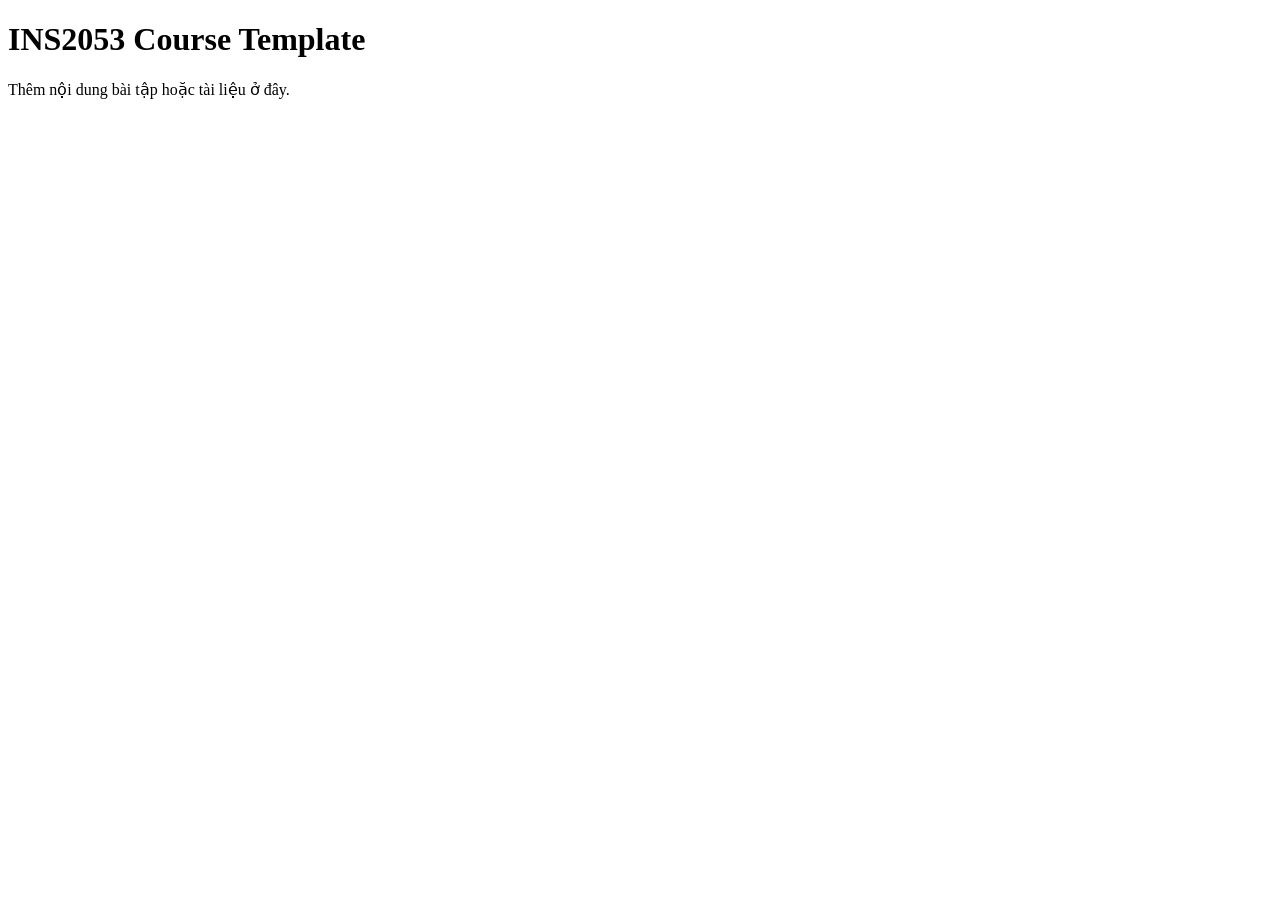
<file: templates/index.html>
<!doctype html>
<html lang="vi">
<head>
  <meta charset="utf-8">
  <meta name="viewport" content="width=device-width,initial-scale=1">
  <title>INS2053 - Template</title>
</head>
<body>
  <h1>INS2053 Course Template</h1>
  <p>Thêm nội dung bài tập hoặc tài liệu ở đây.</p>
</body>
</html>
</file>
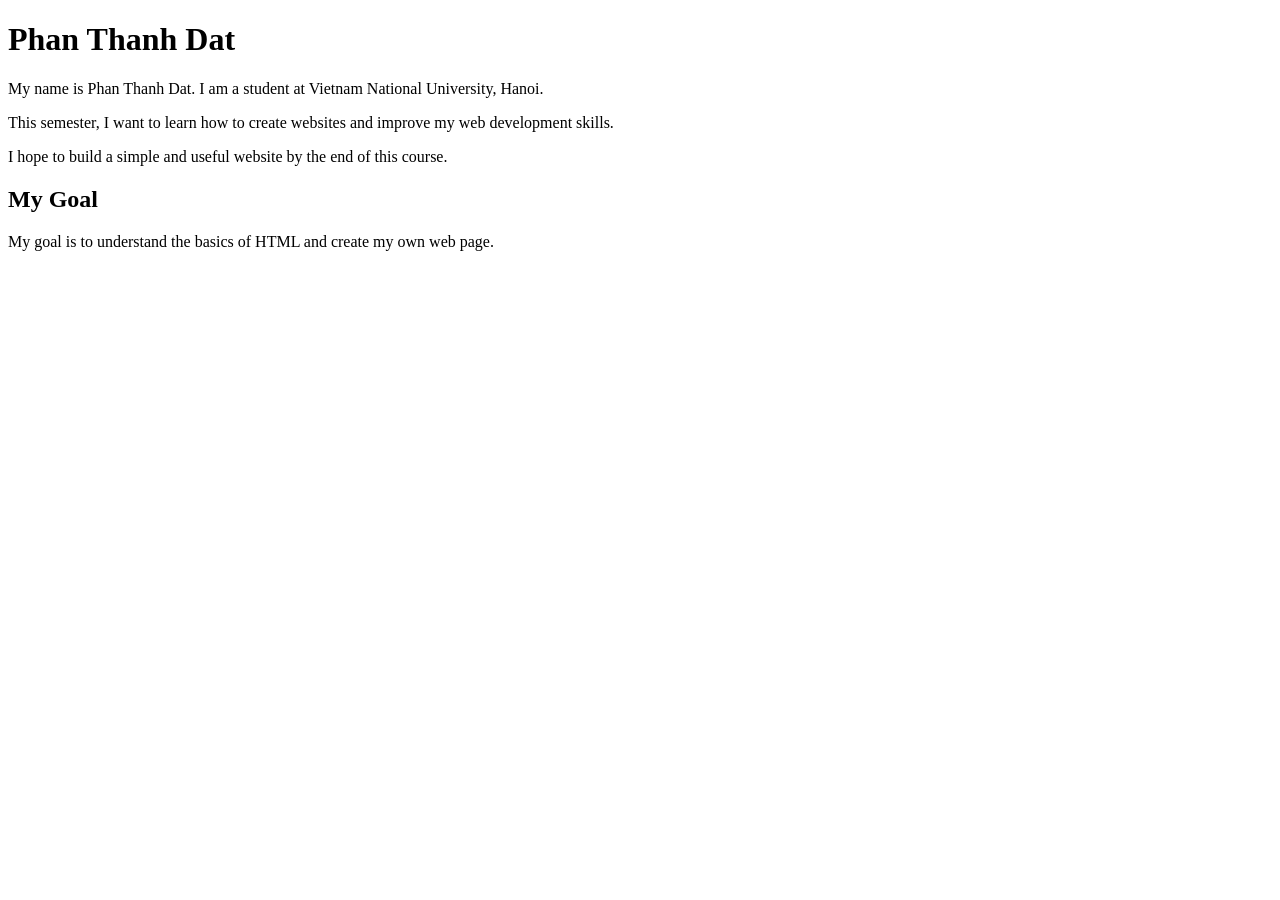
<file: homework/session-01/index.html>
<!DOCTYPE html>
<html lang="en">
<head>
    <meta charset="UTF-8">
    <meta name="viewport" content="width=device-width, initial-scale=1.0">
    <title>Phan Thanh Dat</title>
</head>
<body>

    <h1>Phan Thanh Dat</h1>

    <p>My name is Phan Thanh Dat. I am a student at Vietnam National University, Hanoi.</p>

    <p>This semester, I want to learn how to create websites and improve my web development skills.</p>

    <p>I hope to build a simple and useful website by the end of this course.</p>

    <h2>My Goal</h2>

    <p>My goal is to understand the basics of HTML and create my own web page.</p>

</body>
</html>
</file>
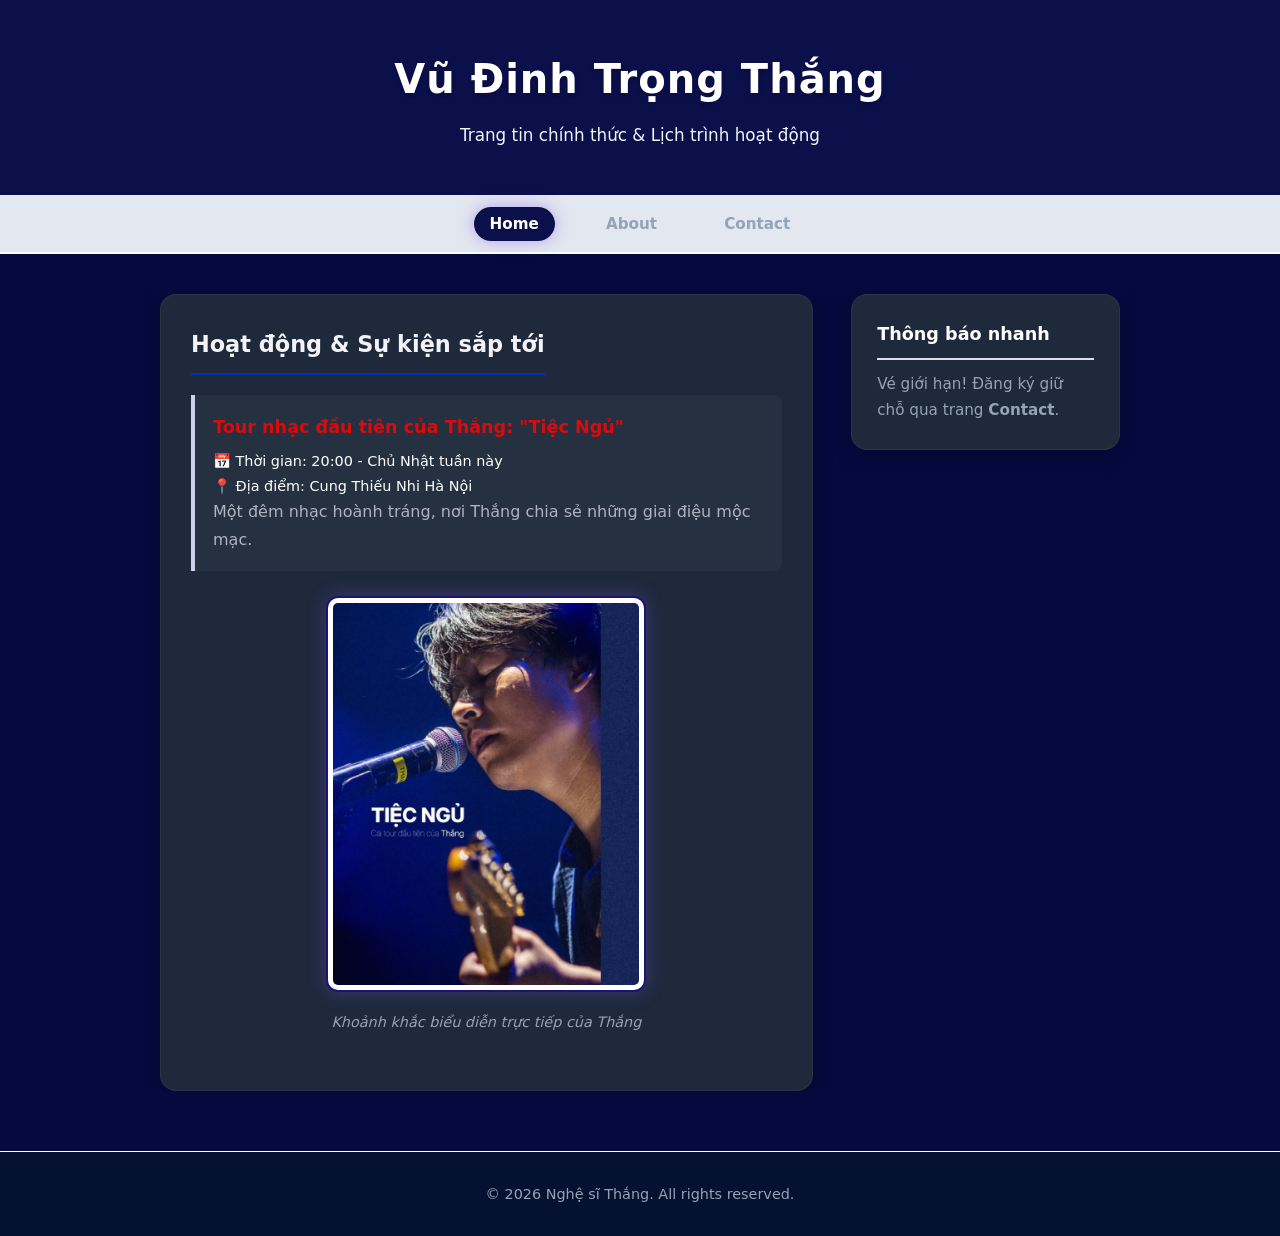
<file: homework/session-05/code/index.html>
<!DOCTYPE html>
<html lang="vi">
<head>
    <meta charset="UTF-8">
    <meta name="viewport" content="width=device-width, initial-scale=1.0">
    <title>Home - Nghệ sĩ Thắng</title>
    <link rel="stylesheet" href="css/style.css">
</head>
<body>

    <header>
        <h1>Vũ Đinh Trọng Thắng</h1>
        <p class="tagline">Trang tin chính thức & Lịch trình hoạt động</p>
    </header>

    <nav>
        <ul>
            <li><a href="index.html" class="active">Home</a></li>
            <li><a href="about.html">About</a></li>
            <li><a href="contact.html">Contact</a></li>
        </ul>
    </nav>

    <div class="container">
        <main>
            <h2>Hoạt động & Sự kiện sắp tới</h2>
            <div class="event-card">
                <h3>Tour nhạc đầu tiên của Thắng: "Tiệc Ngủ"</h3>
                <p class="event-time">📅 Thời gian: 20:00 - Chủ Nhật tuần này</p>
                <p class="event-location">📍 Địa điểm: Cung Thiếu Nhi Hà Nội</p>
                <p>Một đêm nhạc hoành tráng, nơi Thắng chia sẻ những giai điệu mộc mạc.</p>
            </div>

            <!-- Thêm khối hình ảnh -->
            <div class="image-box">
                <img src="thangngot.jpg" alt="Nghệ sĩ Thắng" width="320">
                <p class="img-caption">Khoảnh khắc biểu diễn trực tiếp của Thắng</p>
            </div>
        </main>

        <aside>
            <h3>Thông báo nhanh</h3>
            <p>Vé giới hạn! Đăng ký giữ chỗ qua trang <strong>Contact</strong>.</p>
        </aside>
    </div>

    <footer>
        <p>&copy; 2026 Nghệ sĩ Thắng. All rights reserved.</p>
    </footer>

</body>
</html>
</file>
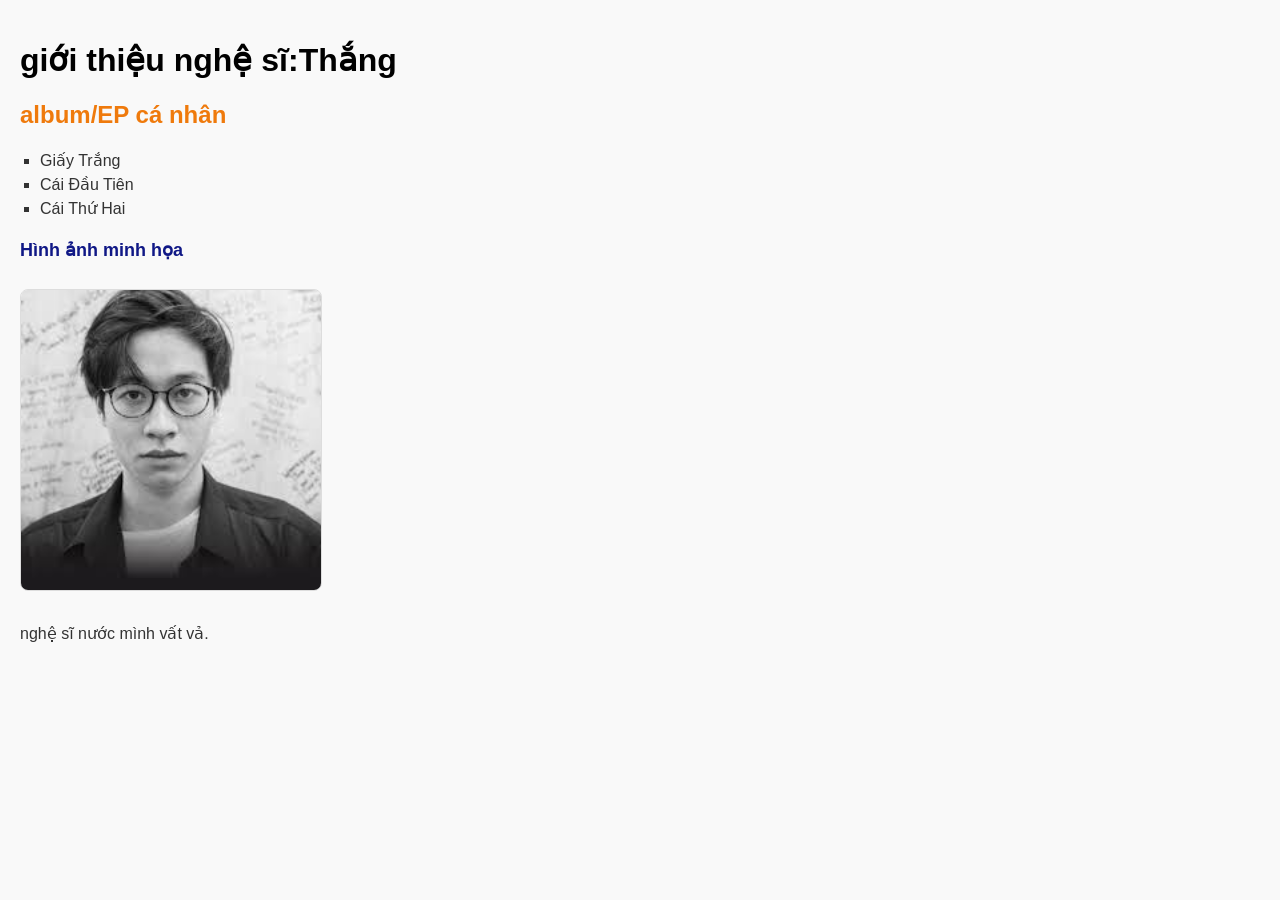
<file: homework/session-04/about.html>
<!DOCTYPE html>
<html lang="vi">
<head>
    <meta charset="UTF-8">
    <meta name="viewport" content="width=device-width, initial-scale=1.0">
    <title>Giới thiệu nghệ sĩ: Thắng</title>
    <link rel="stylesheet" href="style.css">
</head>
<body>

    <h1>giới thiệu nghệ sĩ:Thắng</h1>
    <h2>album/EP cá nhân</h2>
    <ul>
        <li>Giấy Trắng</li>
        <li>Cái Đầu Tiên</li>
        <li>Cái Thứ Hai</li>
    </ul>
    <h3>Hình ảnh minh họa</h3>
   
</body> 
<img src="anh.jpg" alt="dat" width="300"> 

 <p>nghệ sĩ nước mình vất vả.</p>

</html>
</file>
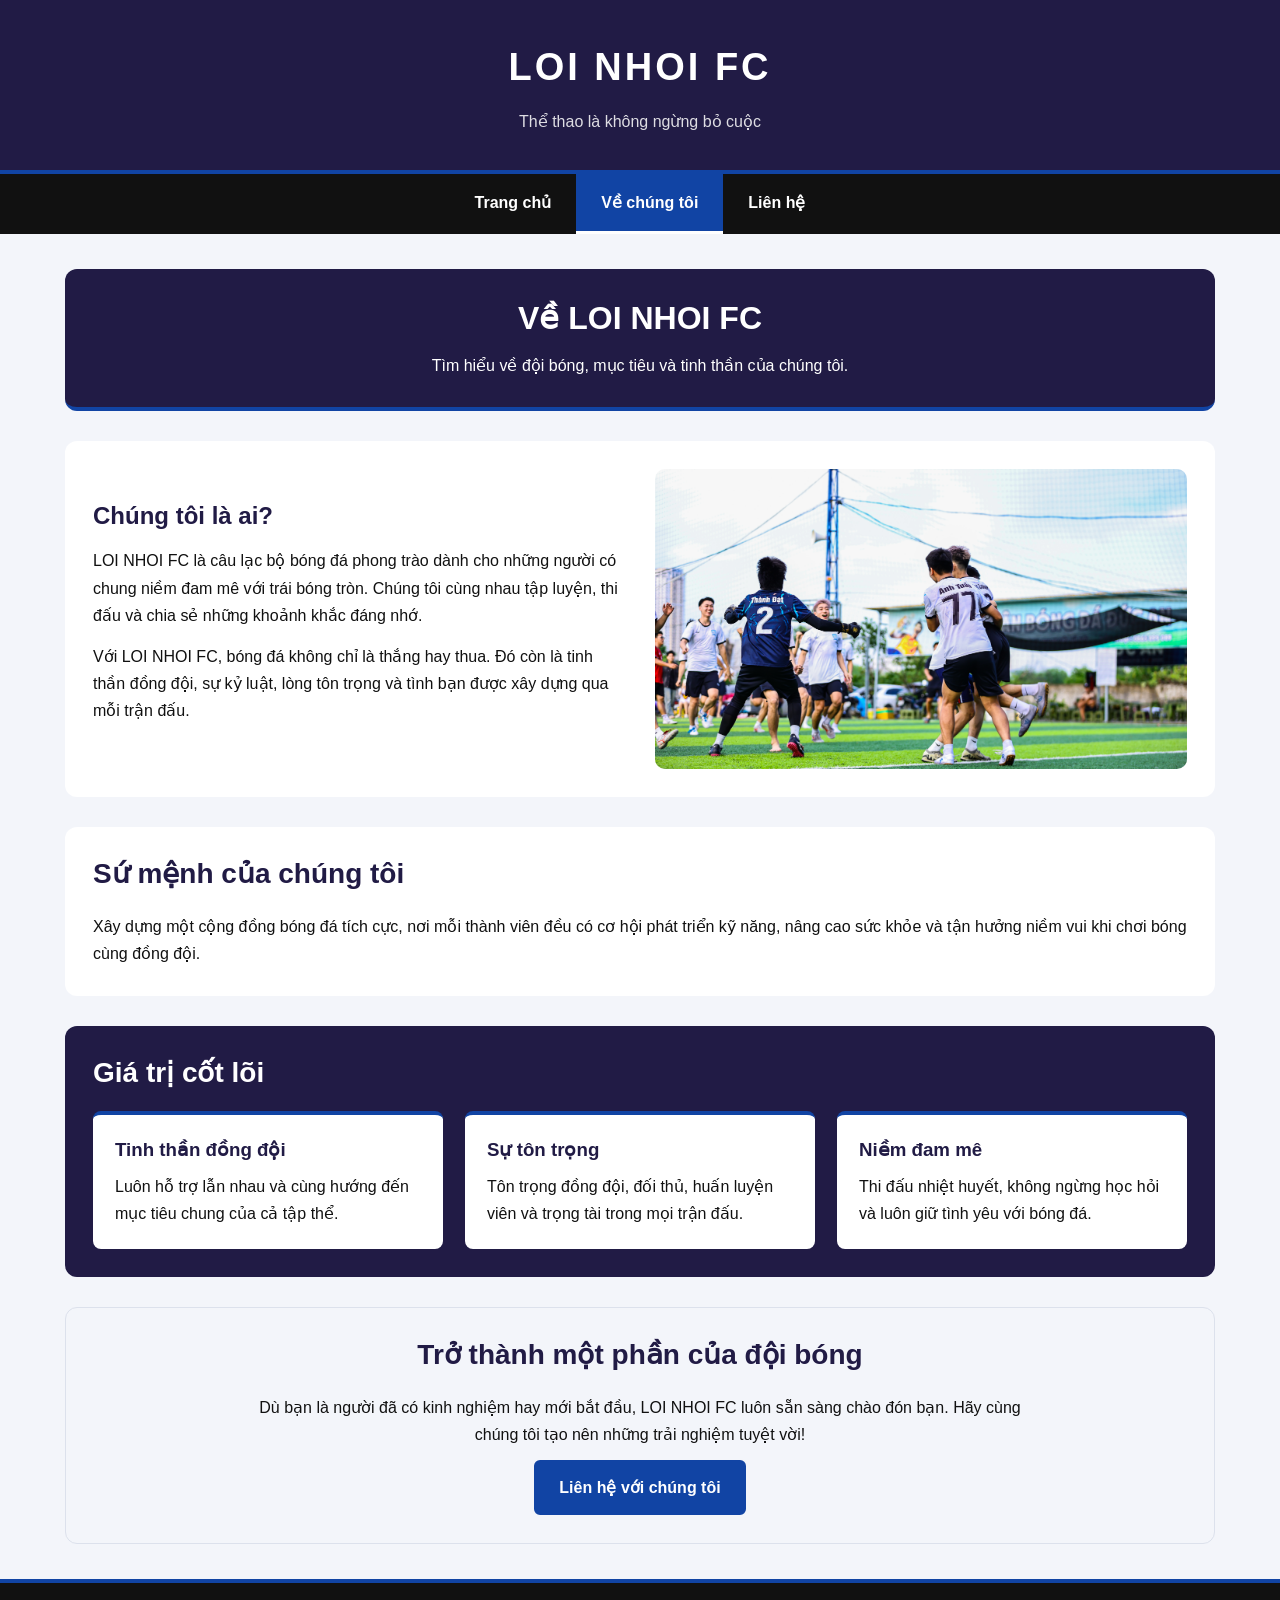
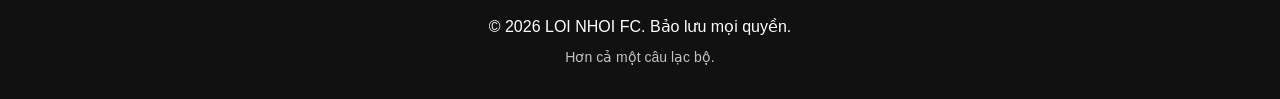
<file: homework/session-06/about.html>
<!DOCTYPE html>
<html lang="vi">
<head>
    <meta charset="UTF-8">
    <meta name="viewport" content="width=device-width, initial-scale=1.0">
    <title>LOI NHOI FC | Về chúng tôi</title>
    <link rel="stylesheet" href="css/style.css">
</head>
<body>

    <header>
        <h1>LOI NHOI FC</h1>
        <p>Thể thao là không ngừng bỏ cuộc</p>
    </header>

    <nav>
        <ul>
            <li><a href="index.html">Trang chủ</a></li>
            <li><a href="about.html" class="active">Về chúng tôi</a></li>
            <li><a href="contact.html">Liên hệ</a></li>
        </ul>
    </nav>

    <main>
        <section class="page-banner">
            <h2>Về LOI NHOI FC</h2>
            <p>Tìm hiểu về đội bóng, mục tiêu và tinh thần của chúng tôi.</p>
        </section>

        <section class="about-section">
            <div class="about-content">
                <h2>Chúng tôi là ai?</h2>
                <p>
                    LOI NHOI FC là câu lạc bộ bóng đá phong trào dành cho
                    những người có chung niềm đam mê với trái bóng tròn.
                    Chúng tôi cùng nhau tập luyện, thi đấu và chia sẻ
                    những khoảnh khắc đáng nhớ.
                </p>
                <p>
                    Với LOI NHOI FC, bóng đá không chỉ là thắng hay thua.
                    Đó còn là tinh thần đồng đội, sự kỷ luật, lòng tôn trọng
                    và tình bạn được xây dựng qua mỗi trận đấu.
                </p>
            </div>

            <img
                src="yeu.JPG"
                alt="Các thành viên cùng tập luyện bóng đá">
        </section>

        <section>
            <h2>Sứ mệnh của chúng tôi</h2>
            <p>
                Xây dựng một cộng đồng bóng đá tích cực, nơi mỗi thành viên
                đều có cơ hội phát triển kỹ năng, nâng cao sức khỏe và
                tận hưởng niềm vui khi chơi bóng cùng đồng đội.
            </p>
        </section>

        <section class="benefits">
            <h2>Giá trị cốt lõi</h2>

            <div class="card-grid">
                <article class="benefit">
                    <h3>Tinh thần đồng đội</h3>
                    <p>
                        Luôn hỗ trợ lẫn nhau và cùng hướng đến mục tiêu
                        chung của cả tập thể.
                    </p>
                </article>

                <article class="benefit">
                    <h3>Sự tôn trọng</h3>
                    <p>
                        Tôn trọng đồng đội, đối thủ, huấn luyện viên
                        và trọng tài trong mọi trận đấu.
                    </p>
                </article>

                <article class="benefit">
                    <h3>Niềm đam mê</h3>
                    <p>
                        Thi đấu nhiệt huyết, không ngừng học hỏi
                        và luôn giữ tình yêu với bóng đá.
                    </p>
                </article>
            </div>
        </section>

        <section class="join-section">
            <h2>Trở thành một phần của đội bóng</h2>
            <p>
                Dù bạn là người đã có kinh nghiệm hay mới bắt đầu,
                LOI NHOI FC luôn sẵn sàng chào đón bạn.
                Hãy cùng chúng tôi tạo nên những trải nghiệm tuyệt vời!
            </p>
            <a href="contact.html" class="btn">Liên hệ với chúng tôi</a>
        </section>
    </main>

    <footer>
        <p>&copy; 2026 LOI NHOI FC. Bảo lưu mọi quyền.</p>
        <p>Hơn cả một câu lạc bộ.</p>
    </footer>

</body>
</html>
</file>
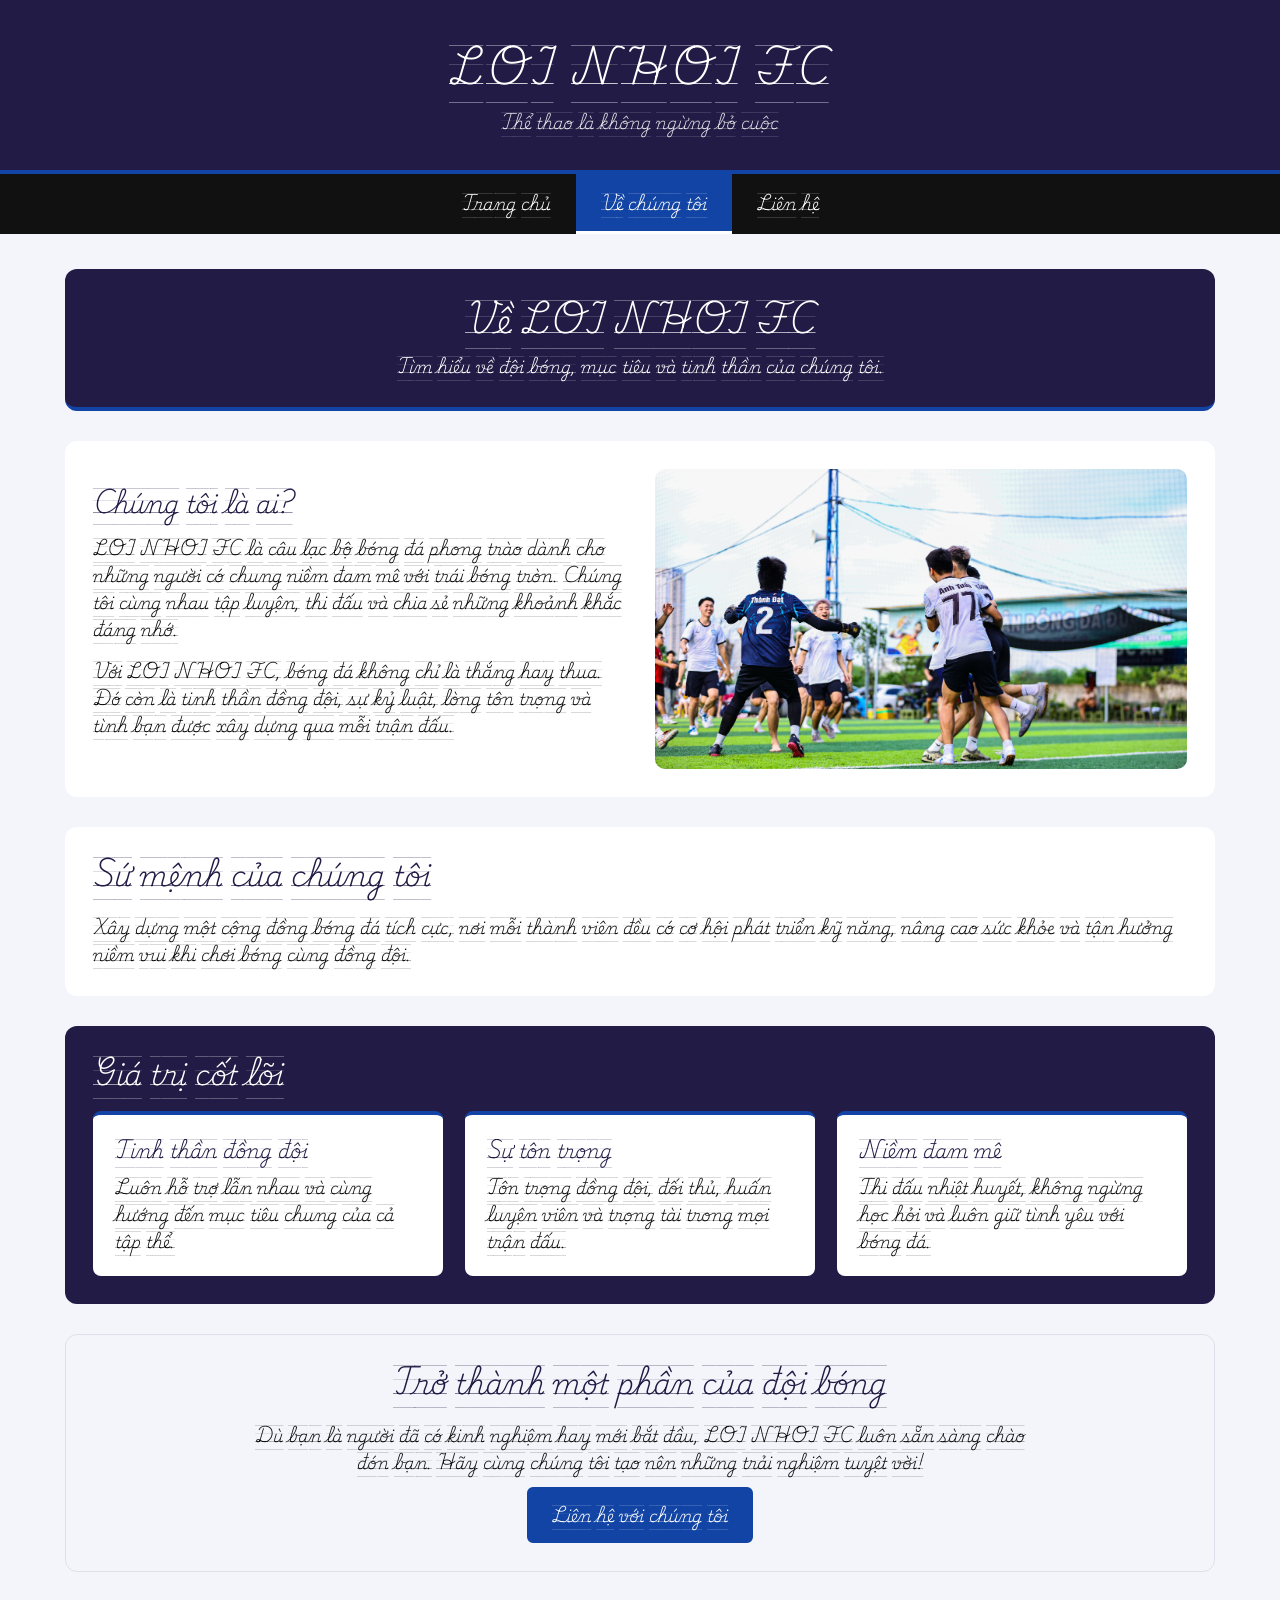
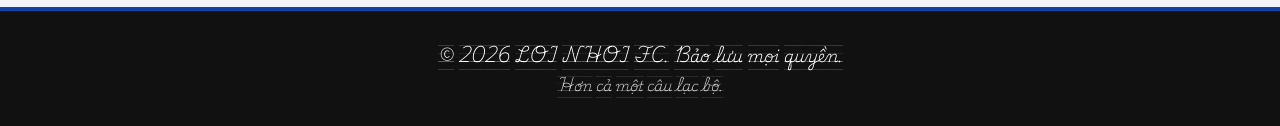
<file: homework/session-07/about.html>
<!DOCTYPE html>
<html lang="vi">
<head><link rel="preconnect" href="https://fonts.googleapis.com">
<link rel="preconnect" href="https://fonts.gstatic.com" crossorigin>
<link href="https://fonts.googleapis.com/css2?family=Playwrite+TZ+Guides&display=swap" rel="stylesheet">
    <meta charset="UTF-8">
    <meta name="viewport" content="width=device-width, initial-scale=1.0">
    <title>LOI NHOI FC | Về chúng tôi</title>
    <link rel="stylesheet" href="css/style.css">
</head>
<body>

    <header>
        <h1>LOI NHOI FC</h1>
        <p>Thể thao là không ngừng bỏ cuộc</p>
    </header>

    <nav>
        <ul>
            <li><a href="index.html">Trang chủ</a></li>
            <li><a href="about.html" class="active">Về chúng tôi</a></li>
            <li><a href="contact.html">Liên hệ</a></li>
        </ul>
    </nav>

    <main>
        <section class="page-banner">
            <h2>Về LOI NHOI FC</h2>
            <p>Tìm hiểu về đội bóng, mục tiêu và tinh thần của chúng tôi.</p>
        </section>

        <section class="about-section">
            <div class="about-content">
                <h2>Chúng tôi là ai?</h2>
                <p>
                    LOI NHOI FC là câu lạc bộ bóng đá phong trào dành cho
                    những người có chung niềm đam mê với trái bóng tròn.
                    Chúng tôi cùng nhau tập luyện, thi đấu và chia sẻ
                    những khoảnh khắc đáng nhớ.
                </p>
                <p>
                    Với LOI NHOI FC, bóng đá không chỉ là thắng hay thua.
                    Đó còn là tinh thần đồng đội, sự kỷ luật, lòng tôn trọng
                    và tình bạn được xây dựng qua mỗi trận đấu.
                </p>
            </div>

            <img
                src="yeu.JPG"
                alt="Các thành viên cùng tập luyện bóng đá">
        </section>

        <section>
            <h2>Sứ mệnh của chúng tôi</h2>
            <p>
                Xây dựng một cộng đồng bóng đá tích cực, nơi mỗi thành viên
                đều có cơ hội phát triển kỹ năng, nâng cao sức khỏe và
                tận hưởng niềm vui khi chơi bóng cùng đồng đội.
            </p>
        </section>

        <section class="benefits">
            <h2>Giá trị cốt lõi</h2>

            <div class="card-grid">
                <article class="benefit">
                    <h3>Tinh thần đồng đội</h3>
                    <p>
                        Luôn hỗ trợ lẫn nhau và cùng hướng đến mục tiêu
                        chung của cả tập thể.
                    </p>
                </article>

                <article class="benefit">
                    <h3>Sự tôn trọng</h3>
                    <p>
                        Tôn trọng đồng đội, đối thủ, huấn luyện viên
                        và trọng tài trong mọi trận đấu.
                    </p>
                </article>

                <article class="benefit">
                    <h3>Niềm đam mê</h3>
                    <p>
                        Thi đấu nhiệt huyết, không ngừng học hỏi
                        và luôn giữ tình yêu với bóng đá.
                    </p>
                </article>
            </div>
        </section>

        <section class="join-section">
            <h2>Trở thành một phần của đội bóng</h2>
            <p>
                Dù bạn là người đã có kinh nghiệm hay mới bắt đầu,
                LOI NHOI FC luôn sẵn sàng chào đón bạn.
                Hãy cùng chúng tôi tạo nên những trải nghiệm tuyệt vời!
            </p>
            <a href="contact.html" class="btn">Liên hệ với chúng tôi</a>
        </section>
    </main>

    <footer>
        <p>&copy; 2026 LOI NHOI FC. Bảo lưu mọi quyền.</p>
        <p>Hơn cả một câu lạc bộ.</p>
    </footer>

</body>
</html>
</file>
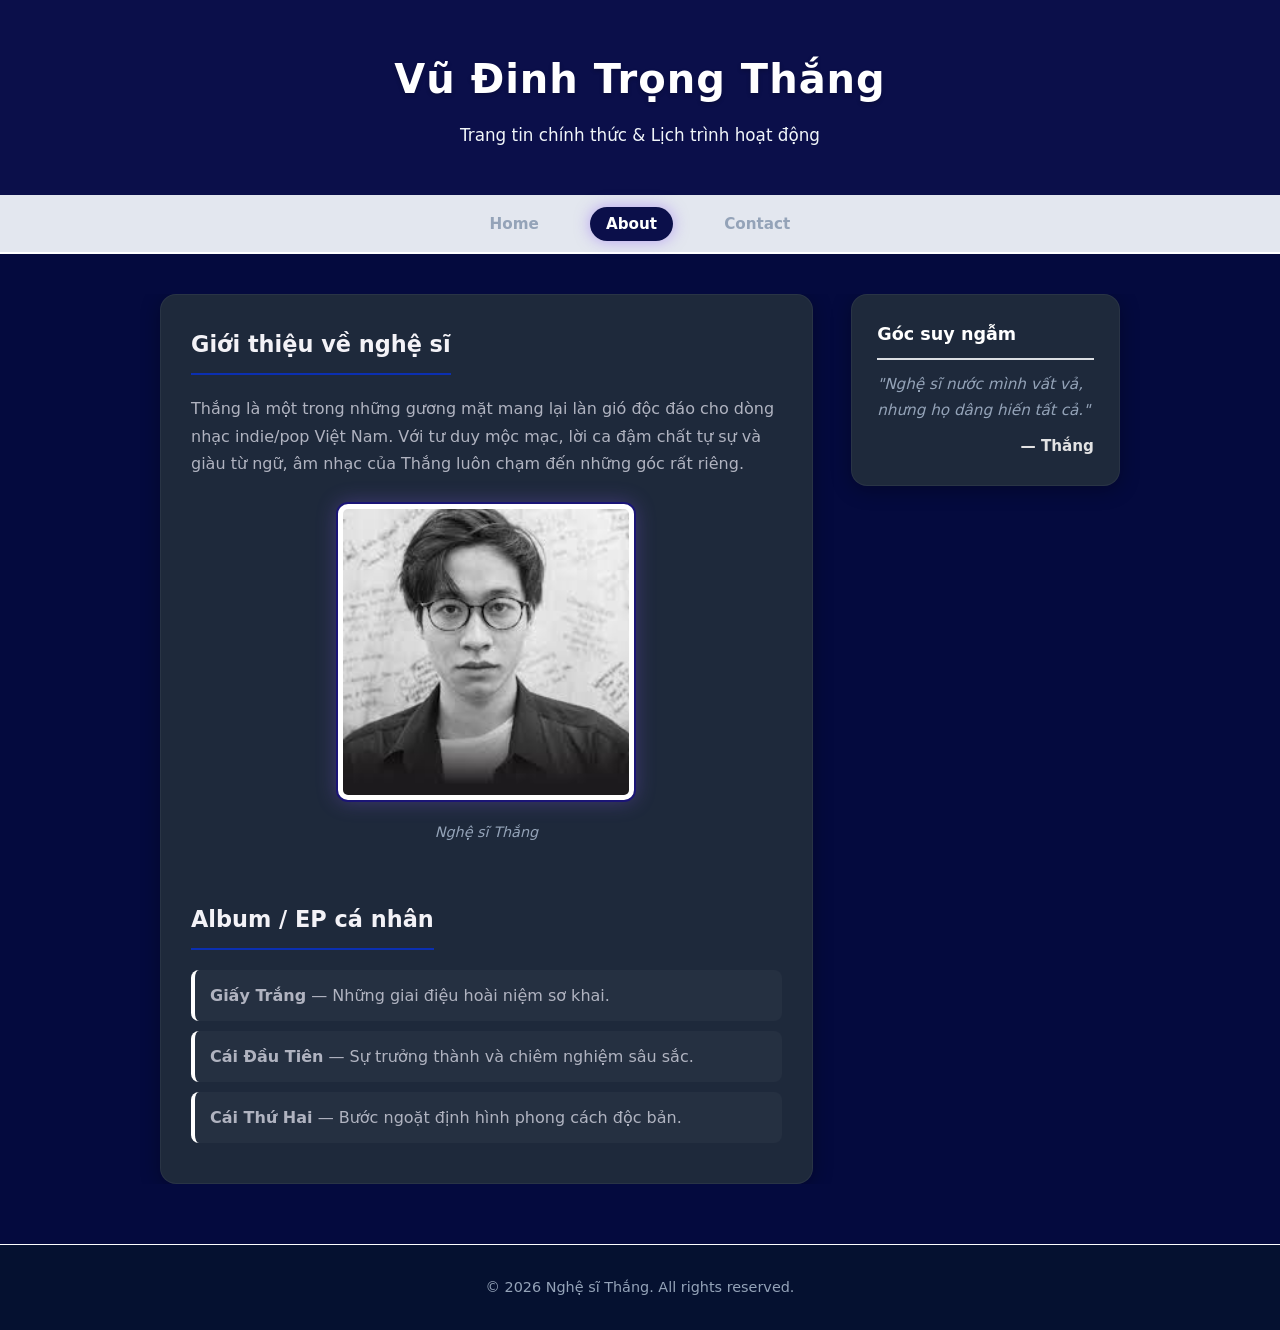
<file: homework/session-05/code/about.html>
<!DOCTYPE html>
<html lang="vi">
<head>
    <meta charset="UTF-8">
    <meta name="viewport" content="width=device-width, initial-scale=1.0">
    <title>About - Nghệ sĩ Thắng</title>
    <link rel="stylesheet" href="css/style.css">
</head>
<body>

    <header>
        <h1>Vũ Đinh Trọng Thắng</h1>
        <p class="tagline">Trang tin chính thức & Lịch trình hoạt động</p>
    </header>

    <nav>
        <ul>
            <li><a href="index.html">Home</a></li>
            <li><a href="about.html" class="active">About</a></li>
            <li><a href="contact.html">Contact</a></li>
        </ul>
    </nav>

    <div class="container">
        <main>
            <h2>Giới thiệu về nghệ sĩ</h2>
            <p>Thắng là một trong những gương mặt mang lại làn gió độc đáo cho dòng nhạc indie/pop Việt Nam. Với tư duy mộc mạc, lời ca đậm chất tự sự và giàu từ ngữ, âm nhạc của Thắng luôn chạm đến những góc rất riêng.</p>

            <!-- Thêm khối hình ảnh chân dung -->
            <div class="image-box">
                <img src="pic_trulli.jpg" alt="Chân dung nghệ sĩ Thắng" width="300">
                <p class="img-caption">Nghệ sĩ Thắng</p>
            </div>

            <h2 style="margin-top: 30px;">Album / EP cá nhân</h2>
            <ul class="album-list">
                <li>
                    <strong>Giấy Trắng</strong>
                    <span>— Những giai điệu hoài niệm sơ khai.</span>
                </li>
                <li>
                    <strong>Cái Đầu Tiên</strong>
                    <span>— Sự trưởng thành và chiêm nghiệm sâu sắc. </span>
                </li>
                <li>
                    <strong>Cái Thứ Hai</strong>
                    <span>— Bước ngoặt định hình phong cách độc bản. </span>
                </li>
            </ul>
        </main>

        <aside>
            <h3>Góc suy ngẫm</h3>
            <p><em>"Nghệ sĩ nước mình vất vả, nhưng họ dâng hiến tất cả."</em></p>
            <p style="text-align: right; margin-top: 10px; font-weight: bold; color: #e2e2e3;">— Thắng</p>
        </aside>
    </div>

    <footer>
        <p>&copy; 2026 Nghệ sĩ Thắng. All rights reserved.</p>
    </footer>

</body>
</html>
</file>
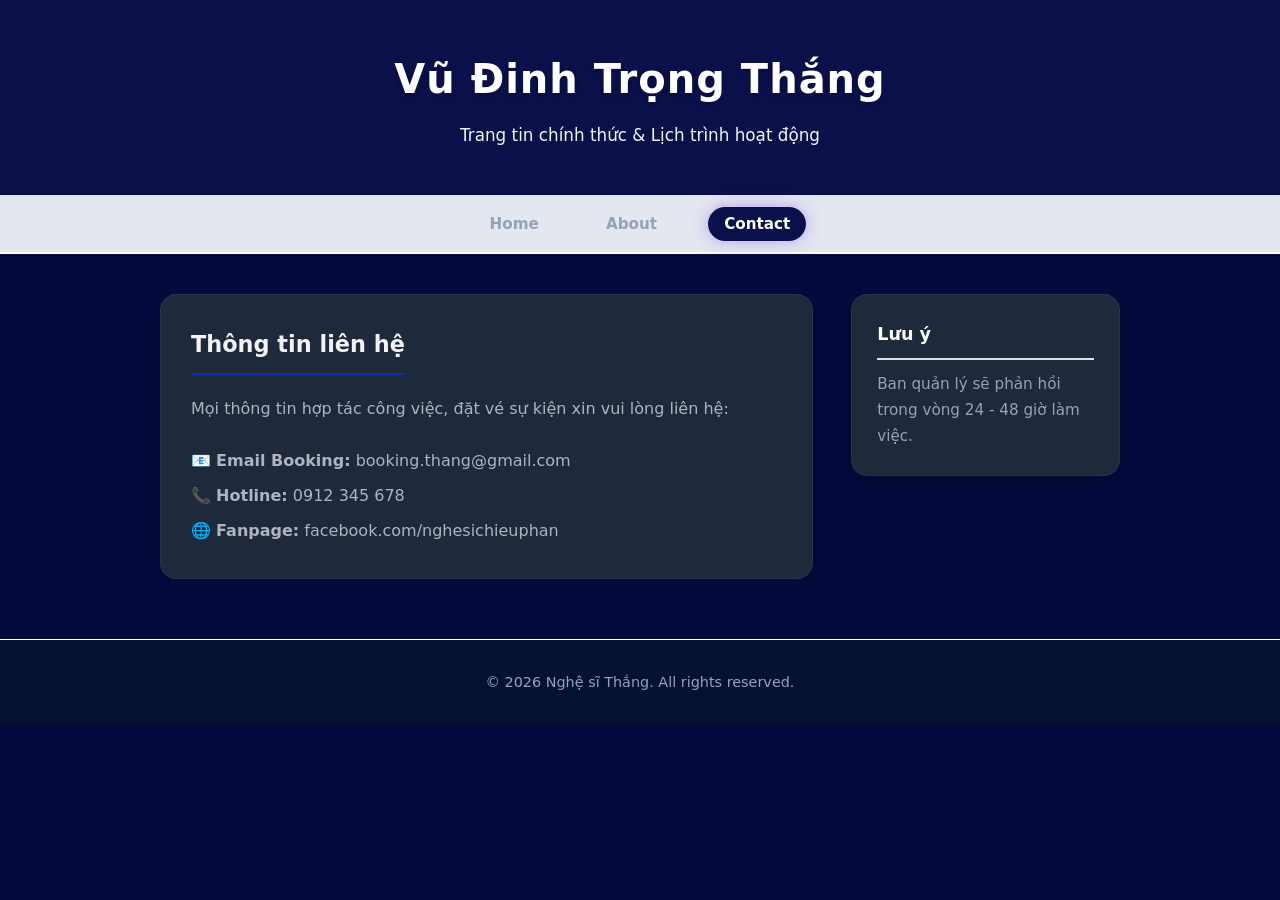
<file: homework/session-05/code/contact.html>
<!DOCTYPE html>
<html lang="vi">
<head>
    <meta charset="UTF-8">
    <meta name="viewport" content="width=device-width, initial-scale=1.0">
    <title>Contact - Nghệ sĩ Thắng</title>
    <link rel="stylesheet" href="css/style.css">
</head>
<body>

    <header>
        <h1>Vũ Đinh Trọng Thắng</h1>
        <p class="tagline">Trang tin chính thức & Lịch trình hoạt động</p>
    </header>

    <nav>
        <ul>
            <li><a href="index.html">Home</a></li>
            <li><a href="about.html">About</a></li>
            <li><a href="contact.html" class="active">Contact</a></li>
        </ul>
    </nav>

    <div class="container">
        <main>
            <h2>Thông tin liên hệ</h2>
            <p>Mọi thông tin hợp tác công việc, đặt vé sự kiện xin vui lòng liên hệ:</p>

            <ul style="list-style: none; margin-top: 20px; line-height: 2.2;">
                <li>📧 <strong>Email Booking:</strong> booking.thang@gmail.com</li>
                <li>📞 <strong>Hotline:</strong> 0912 345 678</li>
                <li>🌐 <strong>Fanpage:</strong> facebook.com/nghesichieuphan</li>
            </ul>
        </main>

        <aside>
            <h3>Lưu ý</h3>
            <p>Ban quản lý sẽ phản hồi trong vòng 24 - 48 giờ làm việc.</p>
        </aside>
    </div>

    <footer>
        <p>&copy; 2026 Nghệ sĩ Thắng. All rights reserved.</p>
    </footer>

</body>
</html>
</file>
<file: homework/session-05/code/css/style.css>
/* --- BIẾN MÀU SẮC HIỆN ĐẠI & RỰC RỠ --- */
:root {
    --bg-main: #040a3e;        /* Nền tối sâu thẳm sang trọng */
    --card-bg: #1e293b;        /* Nền các khối */
    --text-main: #b0b3c0;      /* Chữ sáng */
    --text-muted: #94a3b8;     /* Chữ phụ */
    --accent-pink: #cfceed;    /* Hồng neon */
    --accent-purple: #1a1476;  /* Tím mộng mơ */
    --accent-cyan: #ffffff;    /* Xanh neon */
    --gradient-bg: linear-gradient(135deg, #0b0f4a, #0b0f4a, #0b0f4a);
}

/* --- DỌN DẸP CHUNG --- */
* {
    margin: 0;
    padding: 0;
    box-sizing: border-box;
}

body {
    font-family: 'Segoe UI', system-ui, -apple-system, sans-serif;
    background-color: var(--bg-main);
    color: var(--text-main);
    line-height: 1.7;
    width: 100%;
}

/* --- 1. HEADER (Gradient rực rỡ) --- */
header {
    background: var(--gradient-bg);
    color: #ffffff;
    padding: 45px 20px;
    text-align: center;
    box-shadow: 0 10px 25px -5px rgba(225, 90, 12, 0.3);
}

header h1 {
    font-size: 2.5rem;
    font-weight: 800;
    letter-spacing: 1px;
    text-shadow: 0 2px 4px rgba(0,0,0,0.2);
}

.tagline {
    font-size: 1.05rem;
    color: #f1f6f9;
    margin-top: 8px;
    font-weight: 300;
}

/* --- 2. ĐIỀU HƯỚNG (NAV) --- */
nav {
    background-color: #e3e7ef;
    text-align: center;
    padding: 15px 0;
    border-bottom: 2px solid #ffffff;
    position: sticky;
    top: 0;
    z-index: 1000;
}

nav ul {
    list-style: none;
}

nav li {
    display: inline-block; /* Chuẩn theo yêu cầu bắt buộc của đề */
    margin: 0 15px;
}

nav a {
    color: var(--text-muted);
    text-decoration: none;
    font-weight: 600;
    font-size: 0.95rem;
    padding: 8px 16px;
    border-radius: 9999px;
    transition: all 0.3s ease;
}

nav a:hover,
nav a.active {
    color: #ffffff;
    background: var(--gradient-bg);
    box-shadow: 0 0 15px rgba(139, 92, 246, 0.5);
}

/* --- 3. BỐ CỤC CHÍNH (CONTAINER, MAIN, ASIDE) --- */
.container {
    max-width: 1000px;
    margin: 40px auto;
    padding: 0 20px;
    overflow: hidden; /* Clearfix cho float đúng chuẩn yêu cầu */
}

main {
    width: 68%;
    float: left;
    background: var(--card-bg);
    padding: 30px;
    border-radius: 16px;
    box-shadow: 0 4px 20px rgba(0,0,0,0.3);
    border: 1px solid rgba(255, 255, 255, 0.05);
}

main h2 {
    color: #f3f2f7;
    font-size: 1.4rem;
    margin-bottom: 20px;
    border-bottom: 2px solid #0b2fb1;
    padding-bottom: 10px;
    display: inline-block;
}

/* Thẻ sự kiện & danh sách */
.event-card {
    background: rgba(255, 255, 255, 0.03);
    border-left: 4px solid var(--accent-pink);
    padding: 18px;
    margin-bottom: 20px;
    border-radius: 0 8px 8px 0;
    transition: transform 0.2s ease;
}

.event-card:hover {
    transform: translateX(5px);
    background: rgba(255, 255, 255, 0.06);
}

.event-card h3 {
    color: #dc0a0a;
    font-size: 1.1rem;
    margin-bottom: 6px;
}

.event-time, .event-location {
    font-size: 0.9rem;
    color: var(--accent-cyan);
}

/* Style cho hình ảnh */
.image-box {
    margin: 25px 0;
    text-align: center;
}

.image-box img {
    max-width: 100%;
    height: auto;
    border-radius: 12px;
    border: 2px solid var(--accent-purple);
    padding: 5px;
    background: #ffffff;
    box-shadow: 0 0 20px rgba(139, 92, 246, 0.3);
}

.img-caption {
    font-size: 0.9rem;
    font-style: italic;
    color: var(--text-muted);
    margin-top: 10px;
}

.album-list {
    list-style: none;
}

.album-list li {
    padding: 12px 15px;
    margin-bottom: 10px;
    background: rgba(255, 255, 255, 0.03);
    border-radius: 8px;
    border-left: 4px solid var(--accent-cyan);
}

aside {
    width: 28%;
    float: right;
    background-color: var(--card-bg);
    padding: 25px;
    border-radius: 16px;
    box-shadow: 0 4px 20px rgba(0,0,0,0.3);
    border: 1px solid rgba(255, 255, 255, 0.05);
}

aside h3 {
    font-size: 1.1rem;
    color: var(--accent-cyan);
    margin-bottom: 12px;
    border-bottom: 2px solid #dbdee3;
    padding-bottom: 8px;
}

aside p {
    color: var(--text-muted);
    font-size: 0.95rem;
}

/* --- 4. FOOTER --- */
footer {
    clear: both; /* Bắt buộc để không bị đè layout */
    background-color: #051130;
    color: var(--text-muted);
    text-align: center;
    padding: 30px;
    margin-top: 60px;
    border-top: 1px solid #fdfdfe;
    font-size: 0.9rem;
}
</file>
<file: homework/session-04/style.css>
body {
    background-color: #f9f9f9;
    color: #333333;
    font-family: Arial, sans-serif;
    font-size: 16px;
    margin: 0;
    padding: 20px;
}

h1 {
    color: #000000;
    font-size: 32px;
}

h2 {
    color: #ef7a0c;
    font-size: 24px;
}

h3 {
    color: #101886;
    font-size: 18px;
}

p {
    line-height: 1.6;
    margin-bottom: 15px;
}

img {
    max-width: 100%;
    height: auto;
    border-radius: 8px;
    border: 1px solid #ddd;
    margin: 10px 0;
}

ul {
    list-style-type: square;
    padding-left: 20px;
    line-height: 1.5;
}
</file>
<file: homework/session-06/css/style.css>
/* ===== CÀI ĐẶT CHUNG ===== */
:root {
    --trang: #FFFFFF;
    --den: #111111;
    --xanh-bien: #1144a4;
    --tim-than: #211B45;
    --nen-phu: #F3F5FA;
    --vien: #DCE1EC;
}

* {
    margin: 0;
    padding: 0;
    box-sizing: border-box;
}

html {
    scroll-behavior: smooth;
}

body {
    font-family: Arial, Helvetica, sans-serif;
    line-height: 1.7;
    color: var(--den);
    background-color: var(--nen-phu);
}

img {
    display: block;
    max-width: 100%;
}

a {
    color: var(--xanh-bien);
    transition: 0.3s ease;
}

section {
    margin-bottom: 30px;
    padding: 28px;
    background-color: var(--trang);
    border-radius: 12px;
}

section > h2 {
    margin-bottom: 20px;
    color: var(--tim-than);
    font-size: 28px;
}

h2,
h3 {
    line-height: 1.35;
}

h3 {
    margin-bottom: 10px;
    color: var(--tim-than);
}

/* ===== HEADER ===== */
header {
    padding: 35px 20px;
    text-align: center;
    color: var(--trang);
    background-color: var(--tim-than);
    border-bottom: 4px solid var(--xanh-bien);
}

header h1 {
    margin-bottom: 8px;
    font-size: 38px;
    font-weight: 800;
    letter-spacing: 3px;
}

header p {
    color: var(--trang);
    opacity: 0.85;
}

/* ===== MENU ĐIỀU HƯỚNG ===== */
nav {
    background-color: var(--den);
}

nav ul {
    display: flex;
    justify-content: center;
    flex-wrap: wrap;
    list-style: none;
}

nav a {
    display: block;
    padding: 15px 25px;
    color: var(--trang);
    text-decoration: none;
    font-weight: bold;
}

nav a:hover {
    background-color: var(--tim-than);
    color: var(--trang);
}

nav a.active {
    color: var(--trang);
    background-color: var(--xanh-bien);
    border-bottom: 3px solid var(--trang);
}

/* ===== KHỐI NỘI DUNG CHÍNH ===== */
main {
    width: 90%;
    max-width: 1150px;
    margin: 35px auto;
}

/* ===== PHẦN CHÀO MỪNG ===== */
.hero {
    display: flex;
    align-items: center;
    min-height: 360px;
    padding: 45px;
    color: var(--trang);
    background:
        linear-gradient(
            90deg,
            rgba(33, 27, 69, 0.96),
            rgba(33, 27, 69, 0.60)
        ),
        url("https://images.unsplash.com/photo-1431324155629-1a6deb1dec8d?auto=format&fit=crop&w=1600&q=85")
        center / cover no-repeat;
    border-left: 5px solid var(--xanh-bien);
}

.hero-content {
    max-width: 680px;
}

.hero h2 {
    margin-bottom: 18px;
    color: var(--trang);
    font-size: 38px;
}

.hero p {
    margin-bottom: 22px;
}

/* ===== NÚT BẤM ===== */
.btn {
    display: inline-block;
    margin-top: 12px;
    padding: 12px 23px;
    color: var(--trang);
    background-color: var(--xanh-bien);
    border: 2px solid var(--xanh-bien);
    border-radius: 6px;
    text-decoration: none;
    font-weight: bold;
}

.btn:hover {
    color: var(--trang);
    background-color: var(--tim-than);
    border-color: var(--tim-than);
}

/* ===== DANH SÁCH THẺ NỘI DUNG ===== */
.card-grid {
    display: grid;
    grid-template-columns: repeat(3, minmax(0, 1fr));
    gap: 22px;
}

.card {
    overflow: hidden;
    padding: 0;
    margin: 0;
    background-color: var(--trang);
    border: 1px solid var(--vien);
    border-radius: 10px;
    box-shadow: 0 4px 12px rgba(33, 27, 69, 0.06);
    transition: transform 0.3s ease;
}

.card:hover {
    transform: translateY(-5px);
}

.card img {
    width: 100%;
    height: 205px;
    object-fit: cover;
}

.card-content {
    padding: 18px;
}

.card-content h3 {
    margin-bottom: 10px;
}

.card-content p {
    margin-bottom: 5px;
}

/* ===== LỢI ÍCH VÀ GIÁ TRỊ ===== */
.benefits {
    background-color: var(--tim-than);
}

.benefits > h2 {
    color: var(--trang);
}

.benefit {
    margin: 0;
    padding: 22px;
    color: var(--den);
    background-color: var(--trang);
    border: none;
    border-top: 4px solid var(--xanh-bien);
    border-radius: 8px;
}

.benefit h3 {
    color: var(--tim-than);
}

/* ===== TIN TỨC VÀ SỰ KIỆN ===== */
.news-item {
    margin-bottom: 16px;
    padding: 18px;
    background-color: var(--nen-phu);
    border-left: 4px solid var(--xanh-bien);
    border-radius: 5px;
}

.news-item:last-child {
    margin-bottom: 0;
}

.news-item p {
    margin-bottom: 8px;
}

.news-item a {
    font-weight: bold;
    text-decoration: none;
}

.news-item a:hover {
    color: var(--tim-than);
    text-decoration: underline;
}

/* ===== TIÊU ĐỀ TRANG ===== */
.page-banner {
    text-align: center;
    color: var(--trang);
    background-color: var(--tim-than);
    border-bottom: 4px solid var(--xanh-bien);
}

.page-banner h2 {
    margin-bottom: 12px;
    color: var(--trang);
    font-size: 32px;
}

.page-banner p {
    margin-bottom: 0;
}

/* ===== TRANG GIỚI THIỆU ===== */
.about-section {
    display: grid;
    grid-template-columns: 1fr 1fr;
    align-items: center;
    gap: 30px;
}

.about-content h2 {
    margin-bottom: 15px;
    color: var(--tim-than);
}

.about-content p {
    margin-bottom: 14px;
}

.about-section img {
    width: 100%;
    height: 300px;
    object-fit: cover;
    border-radius: 10px;
}

/* ===== TRANG LIÊN HỆ ===== */
.contact-intro p {
    max-width: 850px;
}

.contact-layout {
    display: grid;
    grid-template-columns: 1.1fr 0.9fr;
    gap: 30px;
}

.contact-details h2 {
    margin-bottom: 15px;
    color: var(--tim-than);
    font-size: 24px;
}

.contact-details h2:not(:first-child) {
    margin-top: 28px;
}

.contact-list {
    padding-left: 22px;
}

.contact-list li {
    margin-bottom: 13px;
    overflow-wrap: anywhere;
}

.contact-list a {
    overflow-wrap: anywhere;
    text-decoration: none;
}

.contact-list a:hover {
    color: var(--tim-than);
    text-decoration: underline;
}

.contact-image img {
    width: 100%;
    height: 260px;
    margin-bottom: 18px;
    object-fit: cover;
    border-radius: 10px;
}

.note {
    margin-top: 20px;
    padding: 12px;
    color: var(--den);
    background-color: var(--nen-phu);
    border-left: 3px solid var(--tim-than);
    border-radius: 5px;
    font-size: 13px;
}

/* ===== PHẦN THAM GIA CÂU LẠC BỘ ===== */
.join-section {
    text-align: center;
    background-color: var(--nen-phu);
    border: 1px solid var(--vien);
}

.join-section p {
    max-width: 800px;
    margin: 0 auto;
}

/* ===== CHÂN TRANG ===== */
footer {
    padding: 25px 15px;
    color: var(--trang);
    background-color: var(--den);
    text-align: center;
    border-top: 4px solid var(--xanh-bien);
}

footer p {
    margin: 5px 0;
}

footer p:last-child {
    color: var(--trang);
    opacity: 0.75;
    font-size: 14px;
}

/* ===== GIAO DIỆN ĐIỆN THOẠI VÀ MÁY TÍNH BẢNG ===== */
@media (max-width: 768px) {
    header h1 {
        font-size: 30px;
    }

    main {
        width: 94%;
        margin: 22px auto;
    }

    section {
        padding: 20px;
        margin-bottom: 22px;
    }

    .hero {
        min-height: 320px;
        padding: 25px;
    }

    .hero h2 {
        font-size: 29px;
    }

    .card-grid {
        grid-template-columns: 1fr;
    }

    .about-section,
    .contact-layout {
        grid-template-columns: 1fr;
    }

    .about-section img {
        height: 240px;
    }

    nav a {
        padding: 12px 15px;
    }
}

/* ===== GIAO DIỆN ĐIỆN THOẠI NHỎ ===== */
@media (max-width: 420px) {
    header h1 {
        font-size: 26px;
        letter-spacing: 2px;
    }

    nav a {
        padding: 12px;
        font-size: 14px;
    }

    .hero h2 {
        font-size: 25px;
    }

    section > h2 {
        font-size: 24px;
    }

    .contact-details h2 {
        font-size: 21px;
    }
}
</file>
<file: homework/session-07/css/style.css>
/* ===== CÀI ĐẶT CHUNG ===== */
:root {
    --trang: #FFFFFF;
    --den: #111111;
    --xanh-bien: #1144a4;
    --tim-than: #211B45;
    --nen-phu: #F3F5FA;
    --vien: #DCE1EC;
    --font-chu: "Playwrite TZ Guides", cursive;
}

* {
    margin: 0;
    padding: 0;
    box-sizing: border-box;
}

html {
    scroll-behavior: smooth;
}

body {
    font-family: var(--font-chu);
    font-weight: 400;
    font-style: normal;
    line-height: 1.7;
    color: var(--den);
    background-color: var(--nen-phu);
}

h1, h2, h3 {
    font-family: var(--font-chu);
    font-weight: 400;
    font-style: normal;
}

img {
    display: block;
    max-width: 100%;
}

a {
    color: var(--xanh-bien);
    transition: 0.3s ease;
}

section {
    margin-bottom: 30px;
    padding: 28px;
    background-color: var(--trang);
    border-radius: 12px;
}

section > h2 {
    margin-bottom: 20px;
    color: var(--tim-than);
    font-size: 28px;
}

h2,
h3 {
    line-height: 1.35;
}

h3 {
    margin-bottom: 10px;
    color: var(--tim-than);
}

/* ===== HEADER ===== */
header {
    padding: 35px 20px;
    text-align: center;
    color: var(--trang);
    background-color: var(--tim-than);
    border-bottom: 4px solid var(--xanh-bien);
}

header h1 {
    margin-bottom: 8px;
    font-size: 38px;
    font-weight: 400;
    letter-spacing: 3px;
}

header p {
    color: var(--trang);
    opacity: 0.85;
}

/* ===== MENU ĐIỀU HƯỚNG ===== */
nav {
    background-color: var(--den);
}

nav ul {
    display: flex;
    justify-content: center;
    flex-wrap: wrap;
    list-style: none;
}

nav a {
    display: block;
    padding: 15px 25px;
    color: var(--trang);
    text-decoration: none;
    font-weight: 400;
}

nav a:hover {
    background-color: var(--tim-than);
    color: var(--trang);
}

nav a.active {
    color: var(--trang);
    background-color: var(--xanh-bien);
    border-bottom: 3px solid var(--trang);
}

/* ===== KHỐI NỘI DUNG CHÍNH ===== */
main {
    width: 90%;
    max-width: 1150px;
    margin: 35px auto;
}

/* ===== PHẦN CHÀO MỪNG ===== */
.hero {
    display: flex;
    align-items: center;
    min-height: 360px;
    padding: 45px;
    color: var(--trang);
    background:
        linear-gradient(
            90deg,
            rgba(33, 27, 69, 0.96),
            rgba(33, 27, 69, 0.60)
        ),
        url("https://images.unsplash.com/photo-1431324155629-1a6deb1dec8d?auto=format&fit=crop&w=1600&q=85")
        center / cover no-repeat;
    border-left: 5px solid var(--xanh-bien);
}

.hero-content {
    max-width: 680px;
}

.hero h2 {
    margin-bottom: 18px;
    color: var(--trang);
    font-size: 38px;
}

.hero p {
    margin-bottom: 22px;
}

/* ===== NÚT BẤM ===== */
.btn {
    display: inline-block;
    margin-top: 12px;
    padding: 12px 23px;
    color: var(--trang);
    background-color: var(--xanh-bien);
    border: 2px solid var(--xanh-bien);
    border-radius: 6px;
    text-decoration: none;
    font-weight: 400;
}

.btn:hover {
    color: var(--trang);
    background-color: var(--tim-than);
    border-color: var(--tim-than);
}

/* ===== DANH SÁCH THẺ NỘI DUNG ===== */
.card-grid {
    display: grid;
    grid-template-columns: repeat(3, minmax(0, 1fr));
    gap: 22px;
}

.card {
    overflow: hidden;
    padding: 0;
    margin: 0;
    background-color: var(--trang);
    border: 1px solid var(--vien);
    border-radius: 10px;
    box-shadow: 0 4px 12px rgba(33, 27, 69, 0.06);
    transition: transform 0.3s ease;
}

.card:hover {
    transform: translateY(-5px);
}

.card img {
    width: 100%;
    height: 205px;
    object-fit: cover;
}

.card-content {
    padding: 18px;
}

.card-content h3 {
    margin-bottom: 10px;
}

.card-content p {
    margin-bottom: 5px;
}

/* ===== LỢI ÍCH VÀ GIÁ TRỊ ===== */
.benefits {
    background-color: var(--tim-than);
}

.benefits > h2 {
    color: var(--trang);
}

.benefit {
    margin: 0;
    padding: 22px;
    color: var(--den);
    background-color: var(--trang);
    border: none;
    border-top: 4px solid var(--xanh-bien);
    border-radius: 8px;
}

.benefit h3 {
    color: var(--tim-than);
}

/* ===== TIN TỨC VÀ SỰ KIỆN ===== */
.news-item {
    margin-bottom: 16px;
    padding: 18px;
    background-color: var(--nen-phu);
    border-left: 4px solid var(--xanh-bien);
    border-radius: 5px;
}

.news-item:last-child {
    margin-bottom: 0;
}

.news-item p {
    margin-bottom: 8px;
}

.news-item a {
    font-weight: 400;
    text-decoration: none;
}

.news-item a:hover {
    color: var(--tim-than);
    text-decoration: underline;
}

/* ===== TIÊU ĐỀ TRANG ===== */
.page-banner {
    text-align: center;
    color: var(--trang);
    background-color: var(--tim-than);
    border-bottom: 4px solid var(--xanh-bien);
}

.page-banner h2 {
    margin-bottom: 12px;
    color: var(--trang);
    font-size: 32px;
}

.page-banner p {
    margin-bottom: 0;
}

/* ===== TRANG GIỚI THIỆU ===== */
.about-section {
    display: grid;
    grid-template-columns: 1fr 1fr;
    align-items: center;
    gap: 30px;
}

.about-content h2 {
    margin-bottom: 15px;
    color: var(--tim-than);
}

.about-content p {
    margin-bottom: 14px;
}

.about-section img {
    width: 100%;
    height: 300px;
    object-fit: cover;
    border-radius: 10px;
}

/* ===== TRANG LIÊN HỆ ===== */
.contact-intro p {
    max-width: 850px;
}

.contact-layout {
    display: grid;
    grid-template-columns: 1.1fr 0.9fr;
    gap: 30px;
}

.contact-details h2 {
    margin-bottom: 15px;
    color: var(--tim-than);
    font-size: 24px;
}

.contact-details h2:not(:first-child) {
    margin-top: 28px;
}

.contact-list {
    padding-left: 22px;
}

.contact-list li {
    margin-bottom: 13px;
    overflow-wrap: anywhere;
}

.contact-list a {
    overflow-wrap: anywhere;
    text-decoration: none;
}

.contact-list a:hover {
    color: var(--tim-than);
    text-decoration: underline;
}

.contact-image img {
    width: 100%;
    height: 260px;
    margin-bottom: 18px;
    object-fit: cover;
    border-radius: 10px;
}

.note {
    margin-top: 20px;
    padding: 12px;
    color: var(--den);
    background-color: var(--nen-phu);
    border-left: 3px solid var(--tim-than);
    border-radius: 5px;
    font-size: 13px;
}

/* ===== PHẦN THAM GIA CÂU LẠC BỘ ===== */
.join-section {
    text-align: center;
    background-color: var(--nen-phu);
    border: 1px solid var(--vien);
}

.join-section p {
    max-width: 800px;
    margin: 0 auto;
}

/* ===== CHÂN TRANG ===== */
footer {
    padding: 25px 15px;
    color: var(--trang);
    background-color: var(--den);
    text-align: center;
    border-top: 4px solid var(--xanh-bien);
}

footer p {
    margin: 5px 0;
}

footer p:last-child {
    color: var(--trang);
    opacity: 0.75;
    font-size: 14px;
}

/* ===== GIAO DIỆN ĐIỆN THOẠI VÀ MÁY TÍNH BẢNG ===== */
@media (max-width: 768px) {
    header h1 {
        font-size: 30px;
    }

    main {
        width: 94%;
        margin: 22px auto;
    }

    section {
        padding: 20px;
        margin-bottom: 22px;
    }

    .hero {
        min-height: 320px;
        padding: 25px;
    }

    .hero h2 {
        font-size: 29px;
    }

    .card-grid {
        grid-template-columns: 1fr;
    }

    .about-section,
    .contact-layout {
        grid-template-columns: 1fr;
    }

    .about-section img {
        height: 240px;
    }

    nav a {
        padding: 12px 15px;
    }
}

/* ===== GIAO DIỆN ĐIỆN THOẠI NHỎ ===== */
@media (max-width: 420px) {
    header h1 {
        font-size: 26px;
        letter-spacing: 2px;
    }

    nav a {
        padding: 12px;
        font-size: 14px;
    }

    .hero h2 {
        font-size: 25px;
    }

    section > h2 {
        font-size: 24px;
    }

    .contact-details h2 {
        font-size: 21px;
    }
}
</file>
